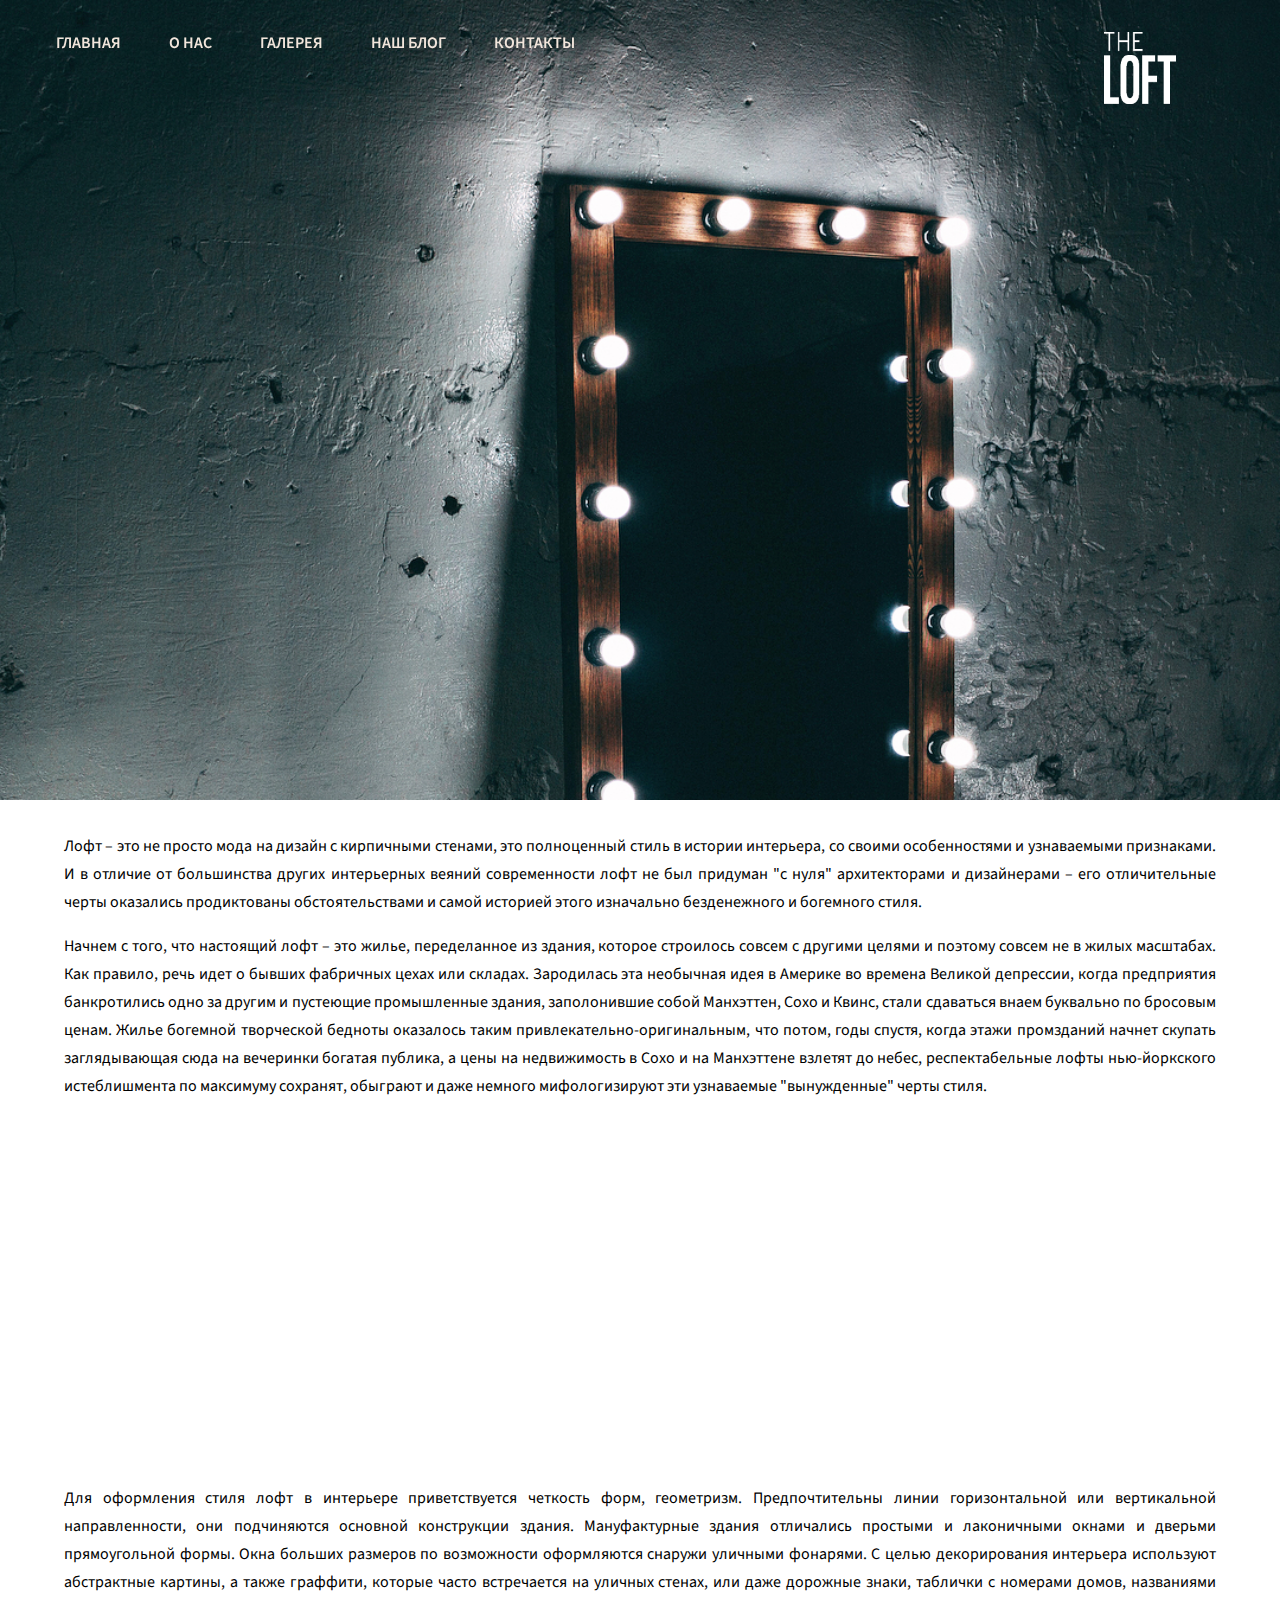
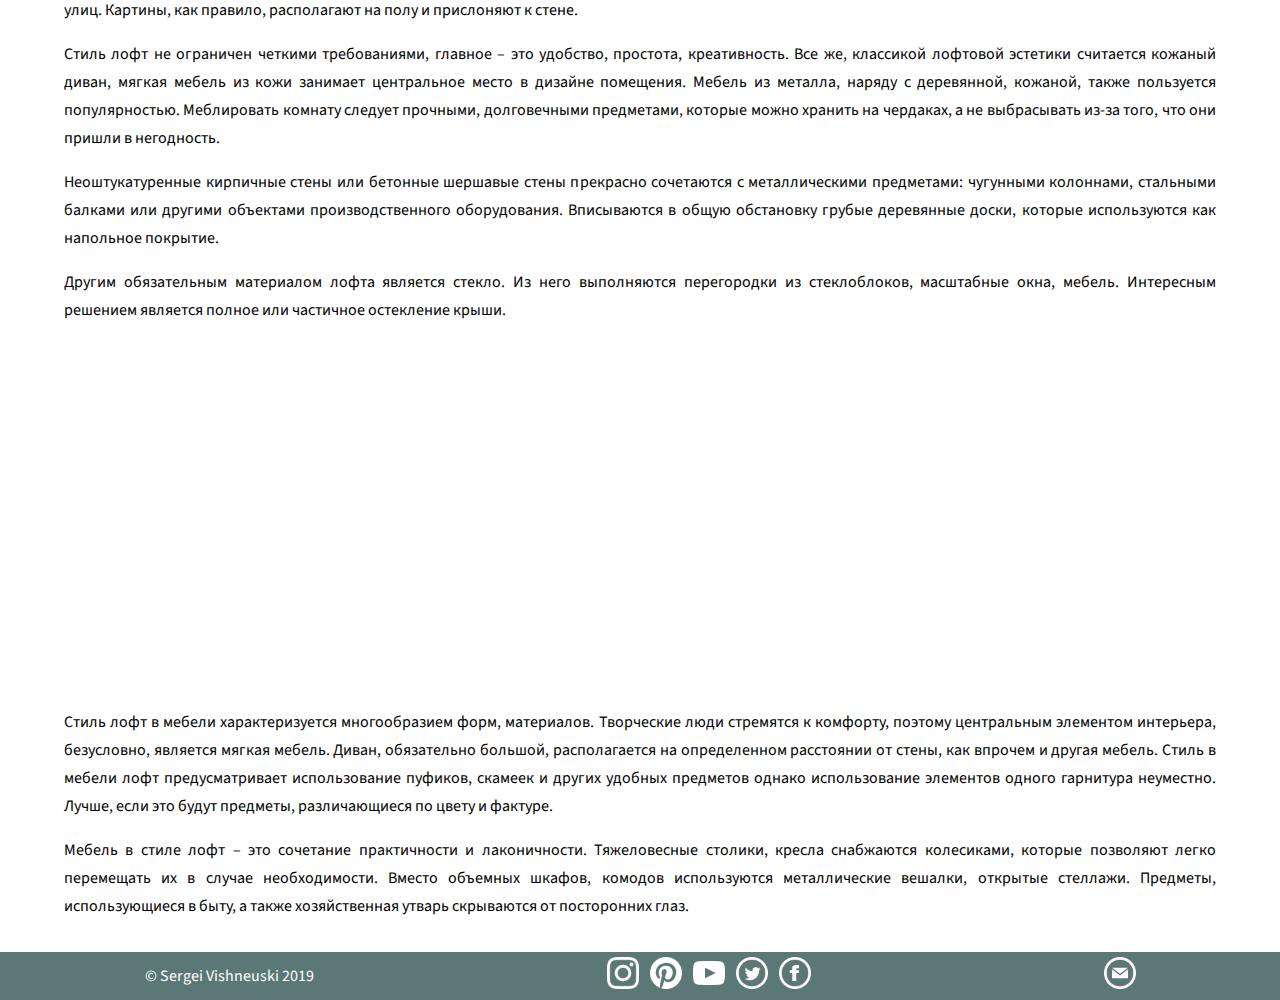
<file: index.html>
<!DOCTYPE html>
<html lang="ru">
<head>
  <meta charset="UTF-8">
  <title>the Loft</title>
  <meta name="viewport" content="width=device-width, initial-scale=1.0">
  <link rel="stylesheet" href="./styles/style.css">
  <link rel="shortcut icon" href="./favicon.png" type="image/png">
  <link rel="manifest" href="manifest.json">
  <meta property="og:locale" content="ru_RU">
  <meta property="og:locale:alternate" content="en_US">
  <meta property="og:type"
        content="website">
  <meta property="og:title"
        content="theLoft.by - Web site">
  <meta property="og:description"
        content="Сайт о стиле лофт и мебели в этом стиле">
  <meta property="og:url"
        content="https://www.vishneuski.github.io">
  <meta property="og:image"
        content="vishneuski.github.io/images/openGraph/openGraph.jpg">
</head>
<body>
<header class="loft-header">
  <a href="./index.html">
    <picture>
      <img class="logo loft-logo" src="./images/header-logo/loft-logo-white.png" alt="loft logo">
    </picture>
  </a>
  <nav class="navigation">
    <ul class="navigation-links-group">
      <li class="navigation-links-group-item">
        <a class="navigation-link loft-navigation-link" href="./index.html">Главная</a>
      </li>
      <li class="navigation-links-group-item">
        <a class="navigation-link loft-navigation-link" href="./pages/aboutUs.html">О нас</a>
      </li>
      <li class="navigation-links-group-item">
        <a class="navigation-link loft-navigation-link" href="./pages/gallery.html">Галерея</a>
      </li>
      <li class="navigation-links-group-item">
        <a class="navigation-link loft-navigation-link" href="./pages/blog.html">Наш блог</a>
      </li>
      <li class="navigation-links-group-item">
        <a class="navigation-link loft-navigation-link" href="./pages/contacts.html">Контакты</a>
      </li>
    </ul>
  </nav>
  <div class="burger-icon" id="burger" role="navigation">
    <span class="burger-icon-item"></span>
    <span class="burger-icon-item"></span>
    <span class="burger-icon-item"></span>
  </div>
</header>
<div class="loft-main-image">
</div>
<div class="main-wrapper">
  <div class="wrapper">
    <div class="main" role="main">
      <div class="loft-main-layout">

        <div class="loft-main-content-layout">
          <div class="loft-main-content">
            <p>
              Лофт – это не просто мода на дизайн с кирпичными стенами, это полноценный стиль в истории интерьера, со
              своими особенностями и узнаваемыми признаками. И в отличие от большинства других интерьерных веяний
              современности лофт не был придуман "с нуля" архитекторами и дизайнерами – его отличительные черты
              оказались продиктованы обстоятельствами и самой историей этого изначально безденежного и богемного
              стиля.
            </p>
            <p>
              Начнем с того, что настоящий лофт – это жилье, переделанное из здания, которое строилось совсем с
              другими целями и поэтому совсем не в жилых масштабах. Как правило, речь идет о бывших фабричных цехах
              или
              складах. Зародилась эта необычная идея в Америке во времена Великой депрессии, когда предприятия
              банкротились
              одно за другим и пустеющие промышленные здания, заполонившие собой Манхэттен, Сохо и Квинс, стали
              сдаваться
              внаем буквально по бросовым ценам. Жилье богемной творческой бедноты оказалось таким
              привлекательно-оригинальным,
              что потом, годы спустя, когда этажи промзданий начнет скупать заглядывающая сюда на вечеринки богатая
              публика, а цены на недвижимость
              в Сохо и на Манхэттене взлетят до небес, респектабельные лофты нью-йоркского истеблишмента по максимуму
              сохранят, обыграют и даже немного мифологизируют эти узнаваемые "вынужденные" черты стиля.
            </p>
          </div>
          <div class="parallax-container">
            <div class="parallax-image parallax-image1">
            </div>
          </div>
          <div class="loft-main-content">
            <p>
              Для оформления стиля лофт в интерьере приветствуется четкость форм, геометризм. Предпочтительны линии
              горизонтальной
              или вертикальной направленности, они подчиняются основной конструкции здания. Мануфактурные здания
              отличались простыми
              и лаконичными окнами и дверьми прямоугольной формы. Окна больших размеров по возможности оформляются
              снаружи уличными
              фонарями. С целью декорирования интерьера используют абстрактные картины, а также граффити, которые
              часто
              встречается
              на уличных стенах, или даже дорожные знаки, таблички с номерами домов, названиями улиц. Картины, как
              правило,
              располагают на полу и прислоняют к стене.
            <p>
              Стиль лофт не ограничен четкими требованиями, главное – это удобство, простота, креативность. Все же,
              классикой
              лофтовой эстетики считается кожаный диван, мягкая мебель из кожи занимает центральное место в дизайне
              помещения. Мебель из металла, наряду с деревянной, кожаной, также пользуется популярностью. Меблировать
              комнату
              следует прочными, долговечными предметами, которые можно хранить на чердаках, а не выбрасывать из-за
              того,
              что они
              пришли в негодность.
            </p>
            <p>
              Неоштукатуренные кирпичные стены или бетонные шершавые стены прекрасно сочетаются с металлическими
              предметами:
              чугунными колоннами, стальными балками или другими объектами производственного оборудования. Вписываются
              в
              общую
              обстановку грубые деревянные доски, которые используются как напольное покрытие.
            </p>
            <p>Другим обязательным материалом лофта является стекло. Из него выполняются перегородки из стеклоблоков,
              масштабные
              окна, мебель. Интересным решением является полное или частичное остекление крыши.
            </p>
          </div>
          <div class="parallax-container">
            <div class="parallax-image parallax-image2">
            </div>
          </div>
          <div class="loft-main-content">
            <p>
              Стиль лофт в мебели характеризуется многообразием форм, материалов. Творческие люди стремятся к
              комфорту,
              поэтому
              центральным элементом интерьера, безусловно, является мягкая мебель. Диван, обязательно большой,
              располагается на
              определенном расстоянии от стены, как впрочем и другая мебель. Стиль в мебели лофт предусматривает
              использование
              пуфиков, скамеек и других удобных предметов однако использование элементов одного гарнитура неуместно.
              Лучше, если это
              будут предметы, различающиеся по цвету и фактуре.
            </p>
            <p>
              Мебель в стиле лофт – это сочетание практичности и лаконичности. Тяжеловесные столики, кресла снабжаются
              колесиками, которые позволяют легко перемещать их в случае необходимости. Вместо объемных шкафов,
              комодов
              используются металлические вешалки, открытые стеллажи. Предметы, использующиеся в быту, а также
              хозяйственная утварь скрываются от посторонних глаз.
            </p>
          </div>
        </div>
      </div>
    </div>
  </div>
</div>
<footer class="loft-footer-layout">
  <span class="copyright">&#169; Sergei Vishneuski 2019</span>
  <div class="social-media">
    <a class="social-media-item" href="#">
      <picture>
        <img class="social-media-item-img"
             src="./images/social-icons/social-icons-colored/instagram.png" alt="instagram">
      </picture>
    </a>
    <a class="social-media-item" href="#">
      <picture>
        <img class="social-media-item-img"
             src="./images/social-icons/social-icons-colored/pinterest.png" alt="pinterest">
      </picture>
    </a>
    <a class="social-media-item" href="#">
      <picture>
        <img class="social-media-item-img"
             src="./images/social-icons/social-icons-colored/youtube.png" alt="youtube">
      </picture>
    </a>
    <a class="social-media-item" href="#">
      <picture>
        <img class="social-media-item-img"
             src="./images/social-icons/social-icons-colored/twitter.png" alt=twitter">
      </picture>
    </a>
    <a class="social-media-item" href="#">
      <picture>
        <img class="social-media-item-img"
             src="./images/social-icons/social-icons-colored/facebook.png" alt="facebook">
      </picture>
    </a>
  </div>
  <div id="letter-icon">
    <picture>
      <img class="letter-icon-img" src="./images/icons/letter.png" alt="letter icon">
    </picture>
  </div>
  <div id="send-message" class="message">
    <section class="contacts-message">
      <form action="" class="contacts-message__form">
        <div class="contacts-message-form-input">
          <div class="contacts-message-form-input-field">
            <label for="name">Имя</label>
            <input type="text"
                   id="name"
                   placeholder="Ваше имя">
          </div>
          <div class="contacts-message-form-input-field">
            <label for="phone">Телефон / email</label>
            <input type="text"
                   id="phone"
                   placeholder="Ваш телефон / e-mail">
          </div>
          <div class="contacts-message-form-message-area">
            <label for="message">Сообщение</label>
            <textarea name=""
                      class="contacts-message-form-message-area-field"
                      id="message"
                      cols="10"
                      rows="5">
              </textarea>
          </div>
        </div>
        <div class="contacts-button-layout">
          <input type="submit" hidden>
          <a href="#"
             class="button contacts-button"
             tabindex="0"
             role="button"
          >Отправить
          </a>
        </div>
      </form>
    </section>
  </div>
</footer>
<script src="scripts/lib/jquery-3.2.1.js  "></script>
<script src="./scripts/loft-letter-send.js"></script>
<script src="./scripts/burger.js"></script>
</body>
</html>
</file>
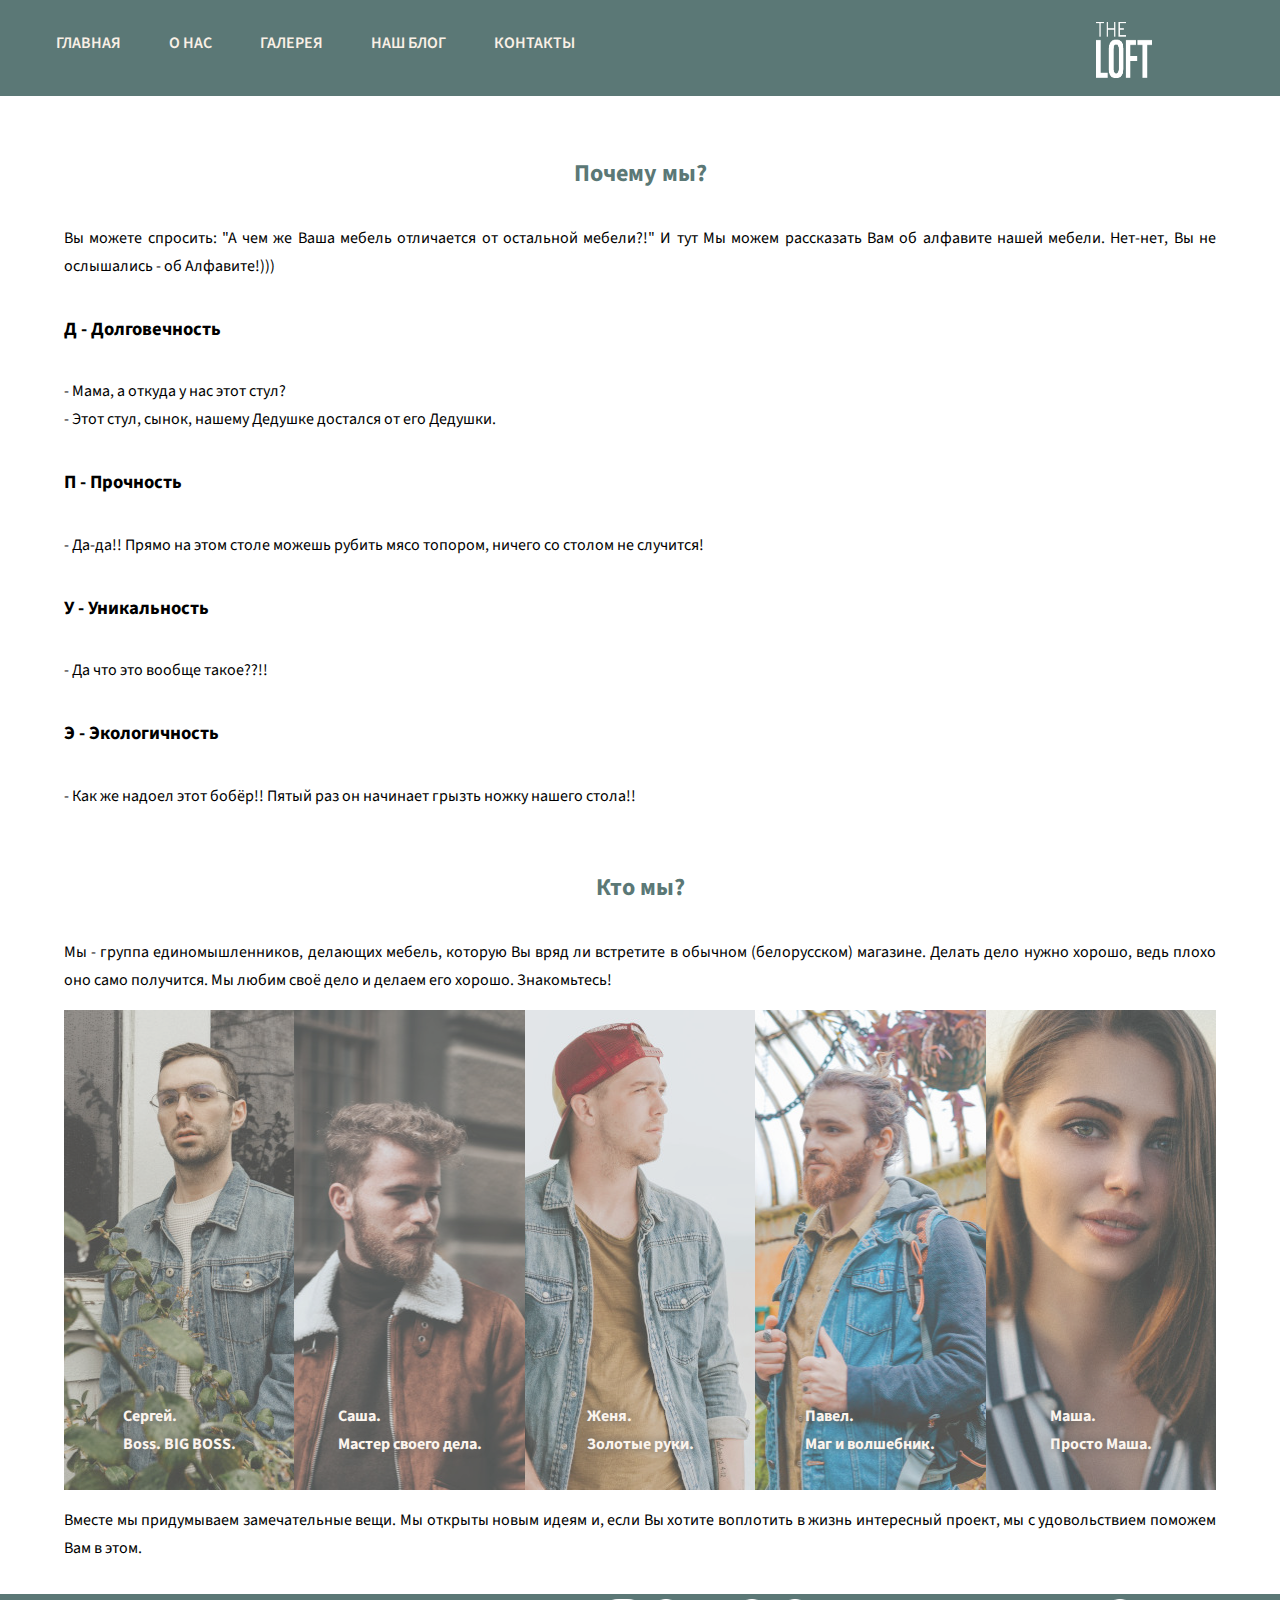
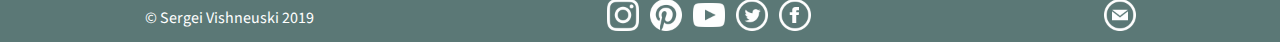
<file: pages/aboutUs.html>
<!DOCTYPE html>
<html lang="ru">
<head>
  <meta charset="UTF-8">
  <meta name="viewport" content="width=device-width, initial-scale=1.0">
  <title>О нас</title>
  <link rel="stylesheet" href="./../styles/pages/aboutUs.css">
  <link rel="shortcut icon" href="./../favicon.png" type="image/png">
  <link rel="manifest" href="./../manifest.json">
  <meta property="og:locale" content="ru_RU">
  <meta property="og:locale:alternate" content="en_US">
  <meta property="og:type"
        content="website">
  <meta property="og:title"
        content="theLoft.by - Web site">
  <meta property="og:description"
        content="Сайт о стиле лофт и мебели в этом стиле">
  <meta property="og:url"
        content="https://www.vishneuski.github.io">
  <meta property="og:image"
        content="https://github.com/vishneuski/vishneuski.github.io/blob/master/images/openGraph/openGraph.jpg">
</head>
<body>
<header>
  <div class="navigation-layout aboutUs-navigation-layout">
    <nav class="navigation">
      <ul class="navigation-links-group">
        <li class="navigation-links-group-item">
          <a class="navigation-link" href="./../index.html">Главная</a>
        </li>
        <li class="navigation-links-group-item">
          <a class="navigation-link" href="./aboutUs.html">О нас</a>
        </li>
        <li class="navigation-links-group-item">
          <a class="navigation-link" href="./gallery.html">Галерея</a>
        </li>
        <li class="navigation-links-group-item">
          <a class="navigation-link" href="./blog.html">Наш блог</a>
        </li>
        <li class="navigation-links-group-item">
          <a class="navigation-link" href="./contacts.html">Контакты</a>
        </li>
      </ul>
    </nav>
    <section>
      <a href="./aboutUs.html">
        <picture>
          <img class="logo aboutUs-logo" src="./../images/header-logo/loft-logo-white.png" alt="loft logo">
        </picture>
      </a>
    </section>
    <div class="burger-icon aboutUs-burger-icon" id="burger" role="navigation">
      <span class="burger-icon-item"></span>
      <span class="burger-icon-item"></span>
      <span class="burger-icon-item"></span>
    </div>
  </div>
</header>
<div class="main" role="main">
  <div class="aboutUs-layout">
    <section class="aboutUs">
      <h2 class="aboutUs-headline">Почему мы?</h2>
      <p>Вы можете спросить: "А чем же Ваша мебель отличается от
        остальной
        мебели?!" И тут Мы можем рассказать Вам об алфавите нашей мебели. Нет-нет, Вы не ослышались - об
        Алфавите!)))</p>
      <h3>Д - Долговечность</h3>
      <p>- Мама, а откуда у нас этот стул?<br>- Этот стул, сынок, нашему Дедушке достался от его Дедушки.</p>
      <h3>П - Прочность</h3>
      <p>- Да-да!! Прямо на этом столе можешь рубить мясо топором, ничего со столом не случится!</p>
      <h3>У - Уникальность</h3>
      <p>- Да что это вообще такое??!!</p>
      <h3>Э - Экологичность</h3>
      <p>- Как же надоел этот бобёр!! Пятый раз он начинает грызть ножку нашего стола!!</p>
      <h2 class="aboutUs-headline">Кто мы?</h2>
      <p>Мы - группа единомышленников, делающих мебель, которую Вы вряд ли встретите в обычном (белорусском)
        магазине. Делать дело нужно хорошо, ведь плохо оно само получится. Мы любим своё дело и делаем его хорошо.
        Знакомьтесь!</p>
      <section class="aboutUs-slider">
        <div class="aboutUs-slider-item aboutUs-slider-item1">
          <div class="aboutUs-slider-item-description">
            <div class="aboutUs-slider-item-description-name">
              Сергей.<br>Boss. BIG BOSS.
            </div>
            <div class="aboutUs-slider-item-description-social-media">
              <div class="social-media aboutUs-social-media">
                <a class="social-media-item" href="#">
                  <picture>
                    <img class="social-media-item-img"
                         src="./../images/social-icons/social-icons-colored/instagram.png" alt="instagram">
                  </picture>
                </a>
                <a class="social-media-item " href="#">
                  <picture>
                    <img class="social-media-item-img"
                         src="./../images/social-icons/social-icons-colored/twitter.png" alt=twitter">
                  </picture>
                </a>
                <a class="social-media-item" href="#">
                  <picture>
                    <img class="social-media-item-img"
                         src="./../images/social-icons/social-icons-colored/facebook.png" alt="facebook">
                  </picture>
                </a>
              </div>
            </div>
          </div>
        </div>
        <div class="aboutUs-slider-item aboutUs-slider-item2">
          <div class="aboutUs-slider-item-description">
            <div class="aboutUs-slider-item-description-name">Саша.<br>Мастер своего дела.
            </div>
            <div class="aboutUs-slider-item-description-social-media">
              <div class="social-media aboutUs-social-media">
                <a class="social-media-item" href="#">
                  <picture>
                    <img class="social-media-item-img"
                         src="./../images/social-icons/social-icons-colored/instagram.png" alt="instagram">
                  </picture>
                </a>
                <a class="social-media-item " href="#">
                  <picture>
                    <img class="social-media-item-img"
                         src="./../images/social-icons/social-icons-colored/twitter.png" alt=twitter">
                  </picture>
                </a>
                <a class="social-media-item" href="#">
                  <picture>
                    <img class="social-media-item-img"
                         src="./../images/social-icons/social-icons-colored/facebook.png" alt="facebook">
                  </picture>
                </a>
              </div>
            </div>
          </div>
        </div>
        <div class="aboutUs-slider-item aboutUs-slider-item3">
          <div class="aboutUs-slider-item-description">
            <div class="aboutUs-slider-item-description-name">Женя.<br>Золотые руки.
            </div>
            <div class="aboutUs-slider-item-description-social-media">
              <div class="social-media aboutUs-social-media">
                <a class="social-media-item" href="#">
                  <picture>
                    <img class="social-media-item-img"
                         src="./../images/social-icons/social-icons-colored/instagram.png" alt="instagram">
                  </picture>
                </a>
                <a class="social-media-item " href="#">
                  <picture>
                    <img class="social-media-item-img"
                         src="./../images/social-icons/social-icons-colored/twitter.png" alt=twitter">
                  </picture>
                </a>
                <a class="social-media-item" href="#">
                  <picture>
                    <img class="social-media-item-img"
                         src="./../images/social-icons/social-icons-colored/facebook.png" alt="facebook">
                  </picture>
                </a>
              </div>
            </div>
          </div>
        </div>
        <div class="aboutUs-slider-item aboutUs-slider-item4">
          <div class="aboutUs-slider-item-description">
            <div class="aboutUs-slider-item-description-name">Павел.<br>Маг и волшебник.
            </div>
            <div class="aboutUs-slider-item-description-social-media">
              <div class="social-media aboutUs-social-media">
                <a class="social-media-item" href="#">
                  <picture>
                    <img class="social-media-item-img"
                         src="./../images/social-icons/social-icons-colored/instagram.png" alt="instagram">
                  </picture>
                </a>
                <a class="social-media-item " href="#">
                  <picture>
                    <img class="social-media-item-img"
                         src="./../images/social-icons/social-icons-colored/twitter.png" alt=twitter">
                  </picture>
                </a>
                <a class="social-media-item" href="#">
                  <picture>
                    <img class="social-media-item-img"
                         src="./../images/social-icons/social-icons-colored/facebook.png" alt="facebook">
                  </picture>
                </a>
              </div>
            </div>
          </div>
        </div>
        <div class="aboutUs-slider-item aboutUs-slider-item5">
          <div class="aboutUs-slider-item-description">
            <div class="aboutUs-slider-item-description-name">Маша.<br>Просто Маша.
            </div>
            <div class="aboutUs-slider-item-description-social-media">
              <div class="social-media aboutUs-social-media">
                <a class="social-media-item" href="#">
                  <picture>
                    <img class="social-media-item-img"
                         src="./../images/social-icons/social-icons-colored/instagram.png" alt="instagram">
                  </picture>
                </a>
                <a class="social-media-item " href="#">
                  <picture>
                    <img class="social-media-item-img"
                         src="./../images/social-icons/social-icons-colored/twitter.png" alt=twitter">
                  </picture>
                </a>
                <a class="social-media-item" href="#">
                  <picture>
                    <img class="social-media-item-img"
                         src="./../images/social-icons/social-icons-colored/facebook.png" alt="facebook">
                  </picture>
                </a>
              </div>
            </div>
          </div>
        </div>
      </section>
      <div class="aboutUs-conclusion">
        <p>Вместе мы придумываем замечательные вещи. Мы открыты новым идеям и, если Вы хотите воплотить в жизнь
          интересный проект, мы с удовольствием поможем Вам в этом.
        </p>
      </div>
    </section>
  </div>
  <footer class="loft-footer-layout">
    <span class="copyright">&#169; Sergei Vishneuski 2019</span>
    <div class="social-media">
      <a class="social-media-item" href="#">
        <picture>
          <img class="social-media-item-img"
               src="./../images/social-icons/social-icons-colored/instagram.png" alt="instagram">
        </picture>
      </a>
      <a class="social-media-item" href="#">
        <picture>
          <img class="social-media-item-img"
               src="./../images/social-icons/social-icons-colored/pinterest.png" alt="pinterest">
        </picture>
      </a>
      <a class="social-media-item" href="#">
        <picture>
          <img class="social-media-item-img"
               src="./../images/social-icons/social-icons-colored/youtube.png" alt="youtube">
        </picture>
      </a>
      <a class="social-media-item" href="#">
        <picture>
          <img class="social-media-item-img"
               src="./../images/social-icons/social-icons-colored/twitter.png" alt=twitter">
        </picture>
      </a>
      <a class="social-media-item" href="#">
        <picture>
          <img class="social-media-item-img"
               src="./../images/social-icons/social-icons-colored/facebook.png" alt="facebook">
        </picture>
      </a>
    </div>
    <div id="letter-icon">
      <picture>
        <img class="letter-icon-img" src="./../images/icons/letter.png" alt="letter icon">
      </picture>
    </div>
    <div id="send-message" class="message">
      <section class="contacts-message">
        <form action="" class="contacts-message__form">
          <div class="contacts-message-form-input">
            <div class="contacts-message-form-input-field">
              <label for="name">Имя</label>
              <input type="text"
                     id="name"
                     placeholder="Ваше имя">
            </div>
            <div class="contacts-message-form-input-field">
              <label for="phone">Телефон / email</label>
              <input type="text"
                     id="phone"
                     placeholder="Ваш телефон / e-mail">
            </div>
            <div class="contacts-message-form-message-area">
              <label for="message">Сообщение</label>
              <textarea name=""
                        class="contacts-message-form-message-area-field"
                        id="message"
                        cols="10"
                        rows="5">
              </textarea>
            </div>
          </div>
          <div class="contacts-button-layout">
            <input type="submit" hidden>
            <a href="#"
               class="button contacts-button"
               tabindex="0"
               role="button"
            >Отправить
            </a>
          </div>
        </form>
      </section>
    </div>
  </footer>
</div>
<script src="./../scripts/lib/jquery-3.2.1.js"></script>
<script src="./../scripts/burger.js"></script>
<script src="./../scripts/loft-letter-send.js"></script>
</body>
</html>
</file>
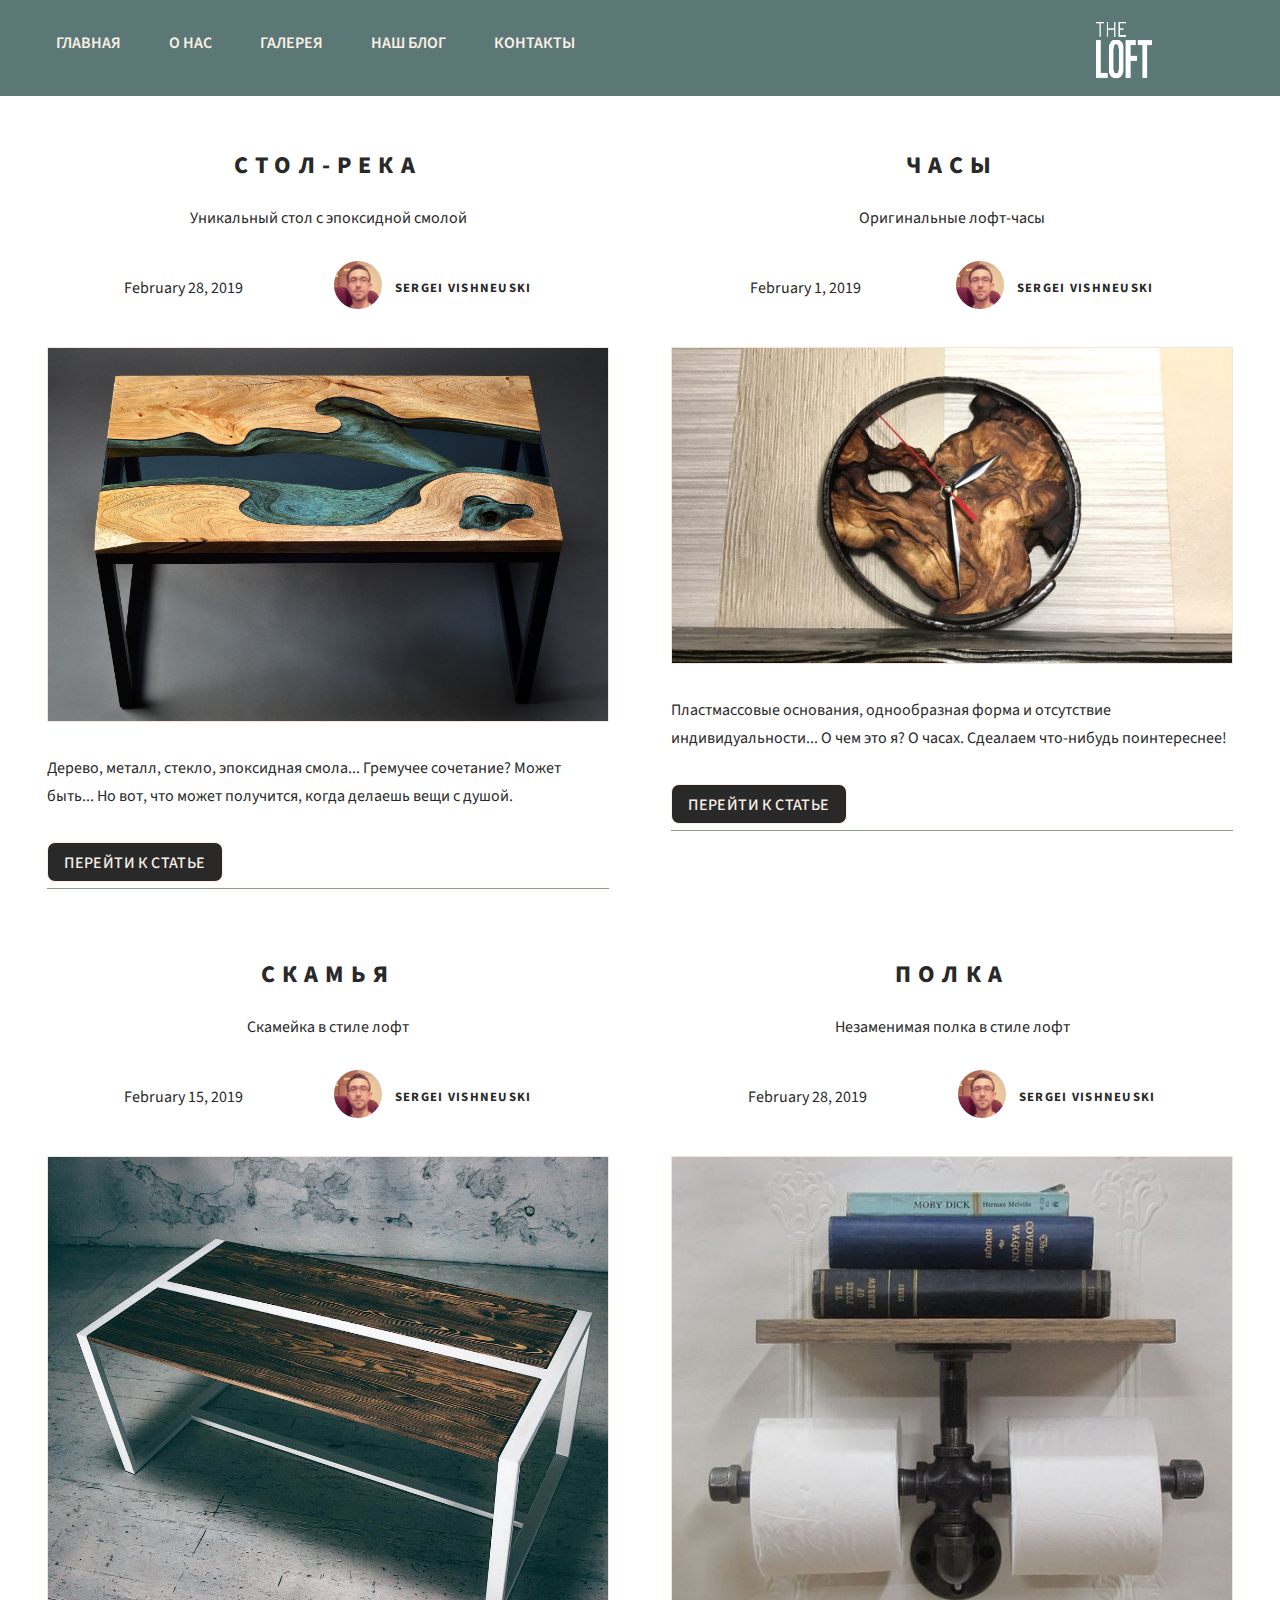
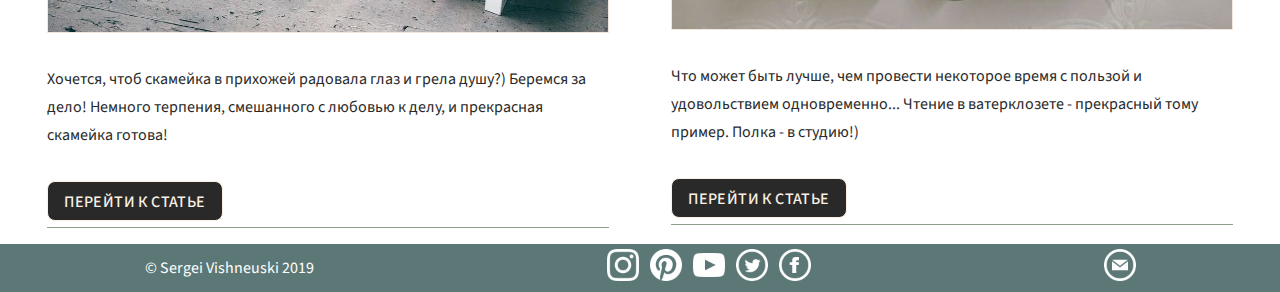
<file: pages/blog.html>
<!DOCTYPE html>
<html lang="=ru">
  <head>
    <meta charset="UTF-8">
    <meta name="viewport" content="width=device-width, initial-scale=1.0">
    <title>Блог</title>
    <link rel="stylesheet" href="./../styles/pages/blog.css">
    <link rel="shortcut icon" href="./../favicon.png" type="image/png">
    <link rel="manifest" href="./../manifest.json">
    <meta property="og:locale" content="ru_RU">
    <meta property="og:locale:alternate" content="en_US">
    <meta property="og:type"
          content="website">
    <meta property="og:title"
          content="theLoft.by - Web site">
    <meta property="og:description"
          content="Сайт о стиле лофт и мебели в этом стиле">
    <meta property="og:url"
          content="https://www.vishneuski.github.io">
    <meta property="og:image"
          content="https://github.com/vishneuski/vishneuski.github.io/blob/master/images/openGraph/openGraph.jpg">
  </head>
  <body>
    <header>
      <div class="navigation-layout">
        <nav class="navigation">
          <ul class="navigation-links-group">
            <li class="navigation-links-group-item">
              <a class="navigation-link" href="./../index.html">Главная</a>
            </li>
            <li class="navigation-links-group-item">
              <a class="navigation-link" href="./aboutUs.html">О нас</a>
            </li>
            <li class="navigation-links-group-item">
              <a class="navigation-link" href="./gallery.html">Галерея</a>
            </li>
            <li class="navigation-links-group-item">
              <a class="navigation-link" href="./blog.html">Наш блог</a>
            </li>
            <li class="navigation-links-group-item">
              <a class="navigation-link" href="./contacts.html">Контакты</a>
            </li>
          </ul>
        </nav>
        <div class="logo-wrapper">
          <a href="./blog.html">
            <picture>
              <img class="logo" src="./../images/header-logo/loft-logo-white.png" alt="loft logo">
            </picture>
          </a>
        </div>
        <div id="burger" class="burger-icon" role="navigation">
          <span class="burger-icon-item"></span>
          <span class="burger-icon-item"></span>
          <span class="burger-icon-item"></span>
        </div>
      </div>
    </header>
    <div class="wrapper">
      <div class="main" role="main">
        <div class="post-layout">
          <div class="post-layout-item">
            <article class="post">
              <header class="post-header">
                <div class="post-header-title">
                  <h2 class="post-header-title-headline">Стол-река
                  </h2>
                  <p>
                    Уникальный стол с эпоксидной смолой
                  </p>
                </div>
                <div class="meta">
                  <time class="published">
                    February 28, 2019
                  </time>
                  <a href="#" class="author">
                    <picture>
                      <img class="author-photo" src="./../images/blog-photo/author-photo.jpg" alt="Фото автора блога">
                    </picture>
                    <div class="author-name">
                      Sergei Vishneuski
                    </div>
                  </a>
                </div>
              </header>
              <div class="post-image">
                <picture>
                  <img class="post-image-item" src="./../images/blog-photo/table.jpg" alt="Стол">
                </picture>
              </div>
              <p class="post-description">
                Дерево, металл, стекло, эпоксидная смола... Гремучее сочетание? Может быть... Но вот, что может
                получится,
                когда делаешь вещи с душой.
              </p>
              <footer class="post-footer">
                <div class="continue-reading">
                  <a role="button"
                     href="#"
                     class="button blog-button"
                     tabindex="0"
                  >Перейти к статье
                  </a>
                </div>
              </footer>
            </article>
          </div>
          <div class="post-layout-item">
            <article class="post">
              <header class="post-header">
                <div class="post-header-title">
                  <h2 class="post-header-title-headline">Часы
                  </h2>
                  <p>
                    Оригинальные лофт-часы
                  </p>
                </div>
                <div class="meta">
                  <time class="published">
                    February 1, 2019
                  </time>
                  <a href="#" class="author">
                    <picture>
                      <img class="author-photo" src="./../images/blog-photo/author-photo.jpg" alt="Фото автора блога">
                    </picture>
                    <div class="author-name">
                      Sergei Vishneuski
                    </div>
                  </a>
                </div>
              </header>
              <div class="post-image">
                <picture>
                  <img class="post-image-item" src="./../images/blog-photo/clock.jpg" alt="Часы">
                </picture>
              </div>
              <p class="post-description">
                Пластмассовые основания, однообразная форма и отсутствие индивидуальности... О чем это я? О часах.
                Сдеалаем
                что-нибудь поинтереснее!
              </p>
              <footer class="post-footer">
                <div class="continue-reading">
                  <a role="button"
                     href="#"
                     class="button blog-button"
                     tabindex="0"
                  >Перейти к статье
                  </a>
                </div>
              </footer>
            </article>
          </div>
          <div class="post-layout-item">
            <article class="post">
              <header class="post-header">
                <div class="post-header-title">
                  <h2 class="post-header-title-headline">Скамья
                  </h2>
                  <p>
                    Скамейка в стиле лофт
                  </p>
                </div>
                <div class="meta">
                  <time class="published">
                    February 15, 2019
                  </time>
                  <a href="" class="author">
                    <picture>
                      <img class="author-photo" src="./../images/blog-photo/author-photo.jpg" alt="фото автора блога">
                    </picture>
                    <div class="author-name">
                      Sergei Vishneuski
                    </div>
                  </a>
                </div>
              </header>
              <div class="post-image">
                <picture>
                  <img class="post-image-item" src="./../images/blog-photo/bench.jpg" alt="Скамейка">
                </picture>
              </div>
              <p class="post-description">
                Хочется, чтоб скамейка в прихожей радовала глаз и грела душу?) Беремся за дело! Немного терпения,
                смешанного
                с любовью к делу, и прекрасная скамейка готова!
              </p>
              <footer class="post-footer">
                <div class="continue-reading">
                  <a role="button"
                     href="#"
                     class="button blog-button"
                     tabindex="0"
                  >Перейти к статье
                  </a>
                </div>
              </footer>
            </article>
          </div>
          <div class="post-layout-item">
            <article class="post">
              <header class="post-header">
                <div class="post-header-title">
                  <h2 class="post-header-title-headline">Полка
                  </h2>
                  <p>
                    Незаменимая полка в стиле лофт
                  </p>
                </div>
                <div class="meta">
                  <time class="published">
                    February 28, 2019
                  </time>
                  <a href="" class="author">
                    <picture>
                      <img class="author-photo" src="./../images/blog-photo/author-photo.jpg" alt="фото автора блога">
                    </picture>
                    <div class="author-name">
                      Sergei Vishneuski
                    </div>
                  </a>
                </div>
              </header>
              <div class="post-image">
                <picture>
                  <img class="post-image-item" src="./../images/blog-photo/shelf.jpg" alt="Полка">
                </picture>
              </div>
              <p class="post-description">
                Что может быть лучше, чем провести некоторое время с пользой и удовольствием одновременно... Чтение в
                ватерклозете - прекрасный тому пример. Полка - в студию!)
              </p>
              <footer class="post-footer">
                <div class="continue-reading">
                  <a role="button"
                     href="#"
                     class="button blog-button"
                     tabindex="0"
                  >Перейти к статье
                  </a>
                </div>
              </footer>
            </article>
          </div>
        </div>
      </div>
      <footer class="loft-footer-layout">
        <span class="copyright">&#169; Sergei Vishneuski 2019</span>
        <div class="social-media">
          <a class="social-media-item" href="#">
            <picture>
              <img class="social-media-item-img"
                   src="./../images/social-icons/social-icons-colored/instagram.png" alt="instagram">
            </picture>
          </a>
          <a class="social-media-item" href="#">
            <picture>
              <img class="social-media-item-img"
                   src="./../images/social-icons/social-icons-colored/pinterest.png" alt="pinterest">
            </picture>
          </a>
          <a class="social-media-item" href="#">
            <picture>
              <img class="social-media-item-img"
                   src="./../images/social-icons/social-icons-colored/youtube.png" alt="youtube">
            </picture>
          </a>
          <a class="social-media-item" href="#">
            <picture>
              <img class="social-media-item-img"
                   src="./../images/social-icons/social-icons-colored/twitter.png" alt=twitter">
            </picture>
          </a>
          <a class="social-media-item" href="#">
            <picture>
              <img class="social-media-item-img"
                   src="./../images/social-icons/social-icons-colored/facebook.png" alt="facebook">
            </picture>
          </a>
        </div>
        <div id="letter-icon">
          <picture>
            <img class="letter-icon-img" src="./../images/icons/letter.png" alt="letter icon">
          </picture>
        </div>
        <div id="send-message" class="message">
          <section class="contacts-message">
            <form action="" class="contacts-message__form">
              <div class="contacts-message-form-input">
                <div class="contacts-message-form-input-field">
                  <label for="name">Имя</label>
                  <input type="text"
                         id="name"
                         placeholder="Ваше имя">
                </div>
                <div class="contacts-message-form-input-field">
                  <label for="phone">Телефон / email</label>
                  <input type="text"
                         id="phone"
                         placeholder="Ваш телефон / e-mail">
                </div>
                <div class="contacts-message-form-message-area">
                  <label for="message">Сообщение</label>
                  <textarea name=""
                            class="contacts-message-form-message-area-field"
                            id="message"
                            cols="10"
                            rows="5">
              </textarea>
                </div>
              </div>
              <div class="contacts-button-layout">
                <input type="submit" hidden>
                <a href="#"
                   class="button contacts-button"
                   tabindex="0"
                   role="button"
                >Отправить
                </a>
              </div>
            </form>
          </section>
        </div>
      </footer>
    </div>
    <script src="./../scripts/lib/jquery-3.2.1.js  "></script>
    <script src="./../scripts/loft-letter-send.js"></script>
    <script src="./../scripts/burger.js"></script>
  </body>
</html>
</file>
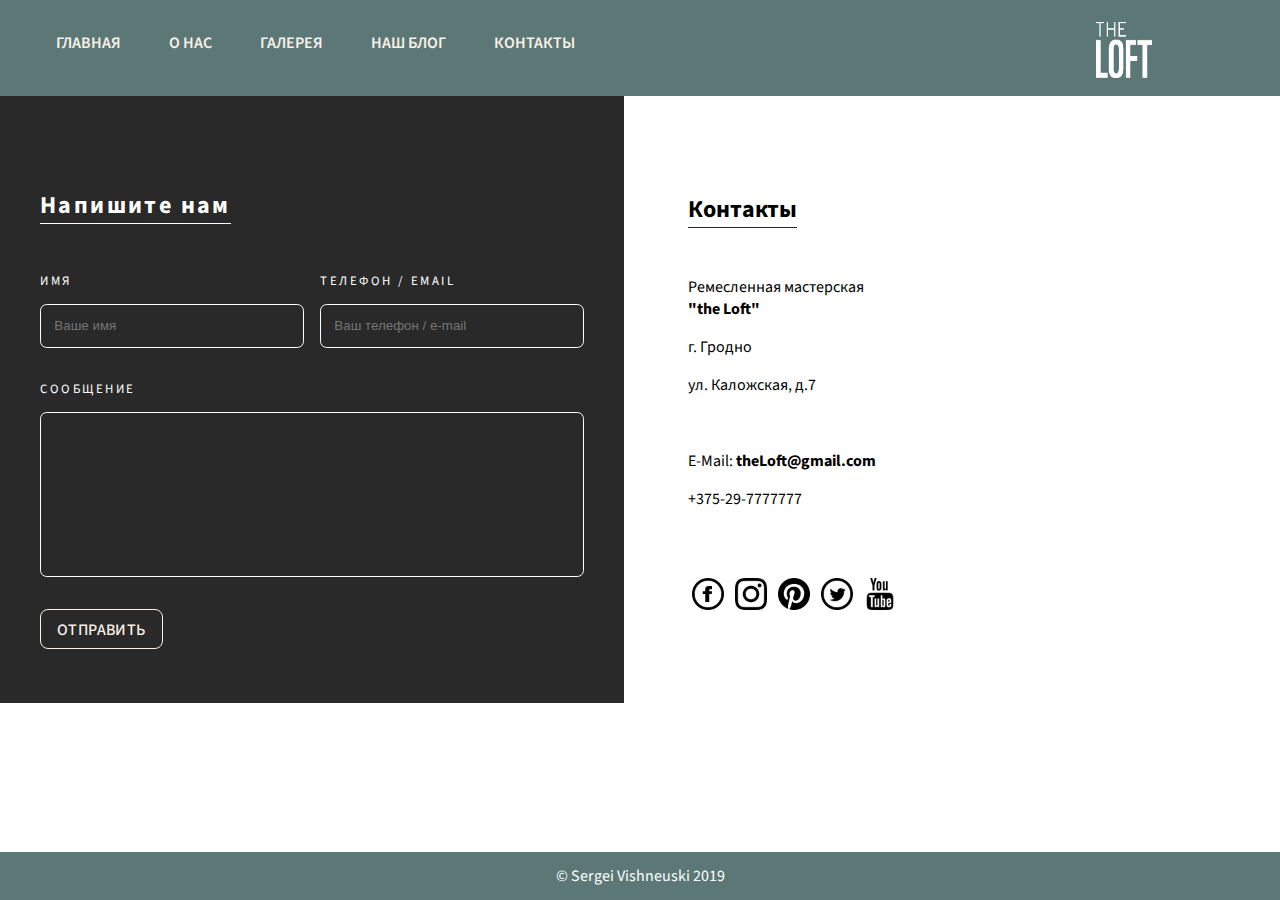
<file: pages/contacts.html>
<!DOCTYPE html>
<html lang="ru">
  <head>
    <meta charset="UTF-8">
    <meta name="viewport" content="width=device-width, initial-scale=1.0">
    <title>Контакты</title>
    <link rel="stylesheet" href="./../styles/pages/contacts.css">
    <link rel="shortcut icon" href="./../favicon.png" type="image/png">
    <link rel="manifest" href="./../manifest.json">
    <meta property="og:locale" content="ru_RU">
    <meta property="og:locale:alternate" content="en_US">
    <meta property="og:type"
          content="website">
    <meta property="og:title"
          content="theLoft.by - Web site">
    <meta property="og:description"
          content="Сайт о стиле лофт и мебели в этом стиле">
    <meta property="og:url"
          content="https://www.vishneuski.github.io">
    <meta property="og:image"
          content="https://github.com/vishneuski/vishneuski.github.io/blob/master/images/openGraph/openGraph.jpg">
  </head>
  <body>
    <header>
      <div class="navigation-layout">
        <nav class="navigation">
          <ul class="navigation-links-group">
            <li class="navigation-links-group-item">
              <a class="navigation-link" href="./../index.html">Главная</a>
            </li>
            <li class="navigation-links-group-item">
              <a class="navigation-link" href="./aboutUs.html">О нас</a>
            </li>
            <li class="navigation-links-group-item">
              <a class="navigation-link" href="./gallery.html">Галерея</a>
            </li>
            <li class="navigation-links-group-item">
              <a class="navigation-link" href="./blog.html">Наш блог</a>
            </li>
            <li class="navigation-links-group-item">
              <a class="navigation-link" href="./../pages/contacts.html">Контакты</a>
            </li>
          </ul>
        </nav>
        <section>
          <a href="./contacts.html">
            <picture>
              <img class="logo" src="./../images/header-logo/loft-logo-white.png" alt="loft logo">
            </picture>
          </a>
        </section>
        <div id="burger" class="burger-icon" role="navigation">
          <span class="burger-icon-item"></span>
          <span class="burger-icon-item"></span>
          <span class="burger-icon-item"></span>
        </div>
      </div>
    </header>
    <div class="wrapper">
      <div class="main" role="main">
        <div class="contacts-layout">
          <section class="contacts-form">
            <div class="contacts-form-layout">
              <section class="contacts-message">
                <h2 class="contacts-message-headline">Напишите нам</h2>
                <form action="" class="contacts-message__form">
                  <div class="contacts-message-form-input">
                    <div class="contacts-message-form-input-field">
                      <label for="name">Имя</label>
                      <input type="text"
                             id="name"
                             placeholder="Ваше имя">
                    </div>
                    <div class="contacts-message-form-input-field">
                      <label for="phone">Телефон / email</label>
                      <input type="text"
                             id="phone"
                             placeholder="Ваш телефон / e-mail">
                    </div>
                    <div class="contacts-message-form-message-area">
                      <label for="message">Сообщение</label>
                      <textarea name=""
                                class="contacts-message-form-message-area-field"
                                id="message"
                                cols="45"
                                rows="10">
              </textarea>
                    </div>
                  </div>
                  <div class="contacts-button-layout">
                    <input type="submit" hidden>
                    <a href="#"
                       class="button contacts-button"
                       tabindex="0"
                       role="button"
                    >Отправить
                    </a>
                  </div>
                </form>
              </section>
              <section class="contacts-address">
                <h2 class="contacts-address-headline">Контакты</h2>
                <div class="contacts-address-layout">
                  <p class="contacts-address-item">Ремесленная мастерская <br><strong>"the Loft"</strong></p>
                  <p class="contacts-address-item">г. Гродно</p>
                  <p class="contacts-address-item">ул. Каложская, д.7</p>
                  <p class="contacts-address-item">&nbsp;</p>
                  <p class="contacts-address-item">E-Mail: <strong>theLoft@gmail.com</strong></p>
                  <p class="contacts-address-item">+375-29-7777777</p>
                </div>
                <div class="contacts-address-social-media social-media">
                  <a class="contacts-address-social-media-item social-media-item" href="#">
                    <picture>
                      <img class="contacts-address-social-media-item-img social-media-item-img"
                           src="./../images/social-icons/facebook-icon.png" alt="facebook">
                    </picture>
                  </a>
                  <a class="contacts-address-social-media-item social-media-item" href="#">
                    <picture>
                      <img class="contacts-address-social-media-item-img social-media-item-img"
                           src="./../images/social-icons/instagram-icon.png" alt="instagram">
                    </picture>
                  </a>
                  <a class="contacts-address-social-media-item social-media-item" href="#">
                    <picture>
                      <img class="contacts-address-social-media-item-img social-media-item-img"
                           src="./../images/social-icons/pinterest-icon.png" alt="pinterest">
                    </picture>
                  </a>
                  <a class="contacts-address-social-media-item social-media-item" href="#">
                    <picture>
                      <img class="contacts-address-social-media-item-img social-media-item-img"
                           src="./../images/social-icons/twitter-icon.png" alt=twitter">
                    </picture>
                  </a>
                  <a class="contacts-address-social-media-item social-media-item" href="#">
                    <picture>
                      <img class="contacts-address-social-media-item-img social-media-item-img"
                           src="./../images/social-icons/youtube-icon.png" alt="youtube">
                    </picture>
                  </a>
                </div>
              </section>
            </div>
          </section>
        </div>
      </div>
      <footer class="loft-footer-layout">
        <span class="copyright">&#169; Sergei Vishneuski 2019</span>
      </footer>
    </div>
    <script src="./../scripts/lib/jquery-3.2.1.js"></script>
    <script src="./../scripts/burger.js"></script>
  </body>
</html>
</file>
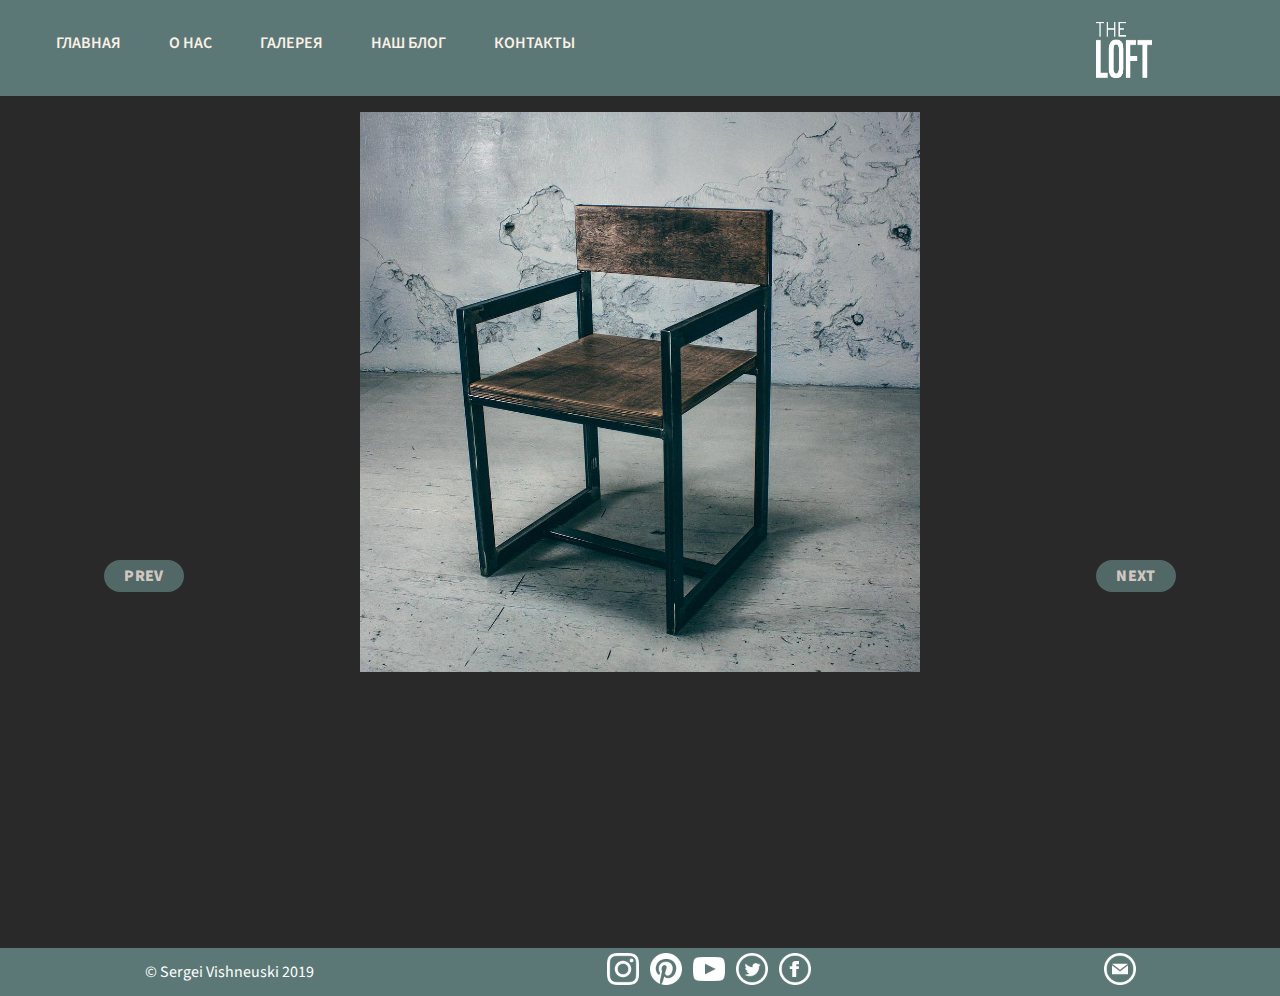
<file: pages/gallery.html>
<!DOCTYPE html>
<html lang="ru">
  <head>
    <meta charset="UTF-8">
    <meta name="viewport" content="width=device-width, initial-scale=1.0">
    <title>Галерея</title>
    <link rel="stylesheet" href="./../styles/pages/gallery.css">
    <link rel="shortcut icon" href="./../favicon.png" type="image/png">
    <link rel="manifest" href="./../manifest.json">
    <meta property="og:locale" content="ru_RU">
    <meta property="og:locale:alternate" content="en_US">
    <meta property="og:type"
          content="website">
    <meta property="og:title"
          content="theLoft.by - Web site">
    <meta property="og:description"
          content="Сайт о стиле лофт и мебели в этом стиле">
    <meta property="og:url"
          content="https://www.vishneuski.github.io">
    <meta property="og:image"
          content="https://github.com/vishneuski/vishneuski.github.io/blob/master/images/openGraph/openGraph.jpg">
  </head>
  <body>
    <header>
      <div class="navigation-layout gallery-navigation-layout">
        <nav class="navigation gallery-navigation">
          <ul class="navigation-links-group">
            <li class="navigation-links-group-item">
              <a class="navigation-link" href="./../index.html">Главная</a>
            </li>
            <li class="navigation-links-group-item">
              <a class="navigation-link" href="./aboutUs.html">О нас</a>
            </li>
            <li class="navigation-links-group-item">
              <a class="navigation-link" href="#">Галерея</a>
            </li>
            <li class="navigation-links-group-item">
              <a class="navigation-link" href="./blog.html">Наш блог</a>
            </li>
            <li class="navigation-links-group-item">
              <a class="navigation-link" href="./contacts.html">Контакты</a>
            </li>
          </ul>
        </nav>
        <section>
          <a href="./gallery.html">
            <picture>
              <img class="logo gallery-logo" src="./../images/header-logo/loft-logo-white.png" alt="loft logo">
            </picture>
          </a>
        </section>
        <div id="burger" class="burger-icon gallery-burger-icon" role="navigation">
          <span class="burger-icon-item gallery-burger-icon-item"></span>
          <span class="burger-icon-item gallery-burger-icon-item"></span>
          <span class="burger-icon-item gallery-burger-icon-item"></span>
        </div>
      </div>
    </header>
    <div class="wrapper">
      <div class="main" role="main">
        <div class="slider-wrapper">
          <div class="slider">
            <div class="loader">
              <span></span>
              <span></span>
              <span></span>
            </div>
            <ul class="slider-list">
              <li class="slider-list-item slider-item1"></li>
              <li class="slider-list-item slider-item2"></li>
              <li class="slider-list-item slider-item3"></li>
              <li class="slider-list-item slider-item4"></li>
              <li class="slider-list-item slider-item5"></li>
              <li class="slider-list-item slider-item6"></li>
              <li class="slider-list-item slider-item7"></li>
              <li class="slider-list-item slider-item8"></li>
              <li class="slider-list-item slider-item9"></li>
              <li class="slider-list-item slider-item10"></li>
              <li class="slider-list-item slider-item11"></li>
              <li class="slider-list-item slider-item12"></li>
            </ul>
            <a class="button slider-button slider-button-prev"
               tabindex="0"
               role="button"
            >Prev
            </a>
            <a class="button slider-button slider-button-next"
               tabindex="0"
               role="button"
            >Next
            </a>
          </div>
        </div>
      </div>
      <footer class="loft-footer-layout">
        <span class="copyright">&#169; Sergei Vishneuski 2019</span>
        <div class="social-media">
          <a class="social-media-item" href="#">
            <picture>
              <img class="social-media-item-img"
                   src="./../images/social-icons/social-icons-colored/instagram.png" alt="instagram">
            </picture>
          </a>
          <a class="social-media-item" href="#">
            <picture>
              <img class="social-media-item-img"
                   src="./../images/social-icons/social-icons-colored/pinterest.png" alt="pinterest">
            </picture>
          </a>
          <a class="social-media-item" href="#">
            <picture>
              <img class="social-media-item-img"
                   src="./../images/social-icons/social-icons-colored/youtube.png" alt="youtube">
            </picture>
          </a>
          <a class="social-media-item" href="#">
            <picture>
              <img class="social-media-item-img"
                   src="./../images/social-icons/social-icons-colored/twitter.png" alt=twitter">
            </picture>
          </a>
          <a class="social-media-item" href="#">
            <picture>
              <img class="social-media-item-img"
                   src="./../images/social-icons/social-icons-colored/facebook.png" alt="facebook">
            </picture>
          </a>
        </div>
        <div id="letter-icon">
          <picture>
            <img class="letter-icon-img" src="./../images/icons/letter.png" alt="letter icon">
          </picture>
        </div>
        <div id="send-message" class="message">
          <section class="contacts-message footer-contact-message">
            <form action="" class="contacts-message__form">
              <div class="contacts-message-form-input">
                <div class="contacts-message-form-input-field">
                  <label for="name">Имя</label>
                  <input type="text"
                         id="name"
                         placeholder="Ваше имя">
                </div>
                <div class="contacts-message-form-input-field">
                  <label for="phone">Телефон / email</label>
                  <input type="text"
                         id="phone"
                         placeholder="Ваш телефон / e-mail">
                </div>
                <div class="contacts-message-form-message-area">
                  <label for="message">Сообщение</label>
                  <textarea name=""
                            class="contacts-message-form-message-area-field"
                            id="message"
                            cols="10"
                            rows="5">
              </textarea>
                </div>
              </div>
              <div class="contacts-button-layout">
                <input type="submit" hidden>
                <a href="#"
                   class="button contacts-button"
                   tabindex="0"
                   role="button"
                >Отправить
                </a>
              </div>
            </form>
          </section>
        </div>
      </footer>
    </div>
    <script src="./../scripts/lib/jquery-3.2.1.js  "></script>
    <script src="./../scripts/loft-gallery-slider.js"></script>
    <script src="./../scripts/loft-letter-send.js"></script>
    <script src="./../scripts/burger.js"></script>
  </body>
</html>
</file>
<file: styles/style.css>
@import url("./root.css");
@import url("./pages/components/loft-button.css");
@import url("./pages/components/loft-contact-form.css");
@import url("./pages/components/loft-footer.css");
@import url("./pages/components/loft-navigation.css");

:root {
  --loft-navigation-link-text-color: var(--wheat);
  --loft-burger-icon-item-bg-color: var(--linen);
  --loft-main-image-bg-color: var(--signal-black);
  --loft-navigation-link-hover-text-color: var(--signal-black);
  --loft-navigation-link-hover-bg-color: var(--steel-blue);
  --loft-navigation-link-active-text-color: var(--linen);
  --loft-header-sticky-bg-color: var(--signal-black);
}

/*-----HEADER-----*/

.main-wrapper {
  width: 100%;
  max-width: 100em;
  margin: 0 auto;
}

.loft-header {
  position: fixed;
  top: 0;
  left: 0;
  box-sizing: border-box;
  width: 100%;
  height: 6em;
  margin: 0;
  padding: 0;
  transition: background 0.3s ease-out;
}

.loft-header.sticky {
  z-index: 2;
  background: var(--loft-header-sticky-bg-color);
  transition: background 0.3s ease-out;
  opacity: 0.95;
}

.loft-logo {
  top: 2em;
  right: 6.5em;
  width: 4.5em;
  height: 4.5em;
}

.loft-logo.sticky {
  top: 0.8em;
  right: 7.5em;
  width: 4em;
  height: 4em;
  z-index: 3;
}

.loft-navigation-link {
  color: var(--loft-navigation-link-text-color);
}

.loft-navigation-link:hover {
  color: var(--loft-navigation-link-hover-text-color);
  background: var(--loft-navigation-link-hover-bg-color);
}

.loft-navigation-link:active {
  color: var(--loft-navigation-link-active-text-color);
}

.burger-icon-item {
  background: var(--loft-burger-icon-item-bg-color);
}

/*-----MAIN-----*/

.wrapper {
  display: flex;
  flex-direction: column;
  height: 100%;
}

.main {
  flex-grow: 1;
  flex-shrink: 0;
  flex-basis: auto;
}

.loft-main-layout {
  width: 100%;
}

.loft-main-image {
  height: 50em;
  background: var(--loft-main-image-bg-color) url("./../images/loft-background/loft-background.jpg") no-repeat local top center;
  background-size: cover;
}

.loft-main-content-layout {
  width: 90%;
  margin: 1em auto;
  box-sizing: border-box;
  text-align: justify;
  line-height: 1.75em;
}

.loft-main-content {
  width: 100%;
  margin: 2em auto;
  font-size: 1rem;
}

/*-----PARALLAX-----*/

.parallax-container {
  display: flex;
  width: 100%;
  margin: 0 auto;
  height: 20em;
}

.parallax-image {
  height: 20em;
  width: 100%;
  background-attachment: fixed;
  background-repeat: no-repeat;
  background-size: cover;
  opacity: 0.7;
}

.parallax-image1 {
  background-image: url("./../images/parallax-images/parallax1.jpg");
  background-position: center;
}

.parallax-image2 {
  background-image: url("./../images/parallax-images/parallax2.jpg");
  background-position: center;
  box-sizing: border-box;
}
</file>
<file: styles/pages/aboutUs.css>
@import url("./../root.css");
@import url("./components/loft-navigation.css");
@import url("./components/loft-footer.css");

:root {
  --aboutUs-headline-color: var(--steel-blue);
  --aboutUs-slider-item-description-text-color: var(--linen);
  --aboutUs-slider-item-description-shadow-color: var(--signal-black);
  --aboutUs-slider-item-bg-color: var(--white);
}

.aboutUs-navigation-layout, .aboutUs-logo, .aboutUs-burger-icon {
  position: absolute;
}

.main {
  display: flex;
  flex-direction: column;
  margin: 0 auto;
  width: 100%;
  height: 100%;
}

.aboutUs-layout {
  display: flex;
  flex-direction: column;
  flex-grow: 1;
  flex-shrink: 0;
  flex-basis: auto;
  width: 90%;
  max-width: 90em;
  margin: 7em auto 1em;
  box-sizing: border-box;
}

.aboutUs-headline {
  box-sizing: border-box;
  margin-top: 2em;
  color: var(--aboutUs-headline-color);
  text-align: center;
}

.aboutUs {
  display: flex;
  flex-direction: column;
  line-height: 1.75em;
  text-align: justify;
  font-size: 1rem;
}

.aboutUs-slider {
  display: flex;
  justify-content: center;
  align-items: center;
}

.aboutUs-slider-item {
  display: flex;
  justify-content: center;
  align-items: flex-end;
  flex-basis: 30%;
  height: 30em;
  background-size: cover;
  transition: 1s;
  opacity: 0.7;
  background: var(--aboutUs-slider-item-bg-color);
}

.aboutUs-slider-item:hover {
  flex-basis: 45%;
  opacity: 1;
}

.aboutUs-slider-item-description {
  display: inline-block;
  padding-bottom: 2em;
  color: var(--aboutUs-slider-item-description-text-color);
  font-weight: bold;
  text-shadow: 0 0 0.5em var(--aboutUs-slider-item-description-shadow-color);
  cursor: default;
}

.aboutUs-slider-item1 {
  background: url("./../../images/aboutUs/aboutUs1.jpg") no-repeat center;
}

.aboutUs-slider-item2 {
  background: url("./../../images/aboutUs/aboutUS2.jpg") no-repeat top center;
}

.aboutUs-slider-item3 {
  background: url("./../../images/aboutUs/aboutUs3.jpg") no-repeat center;
}

.aboutUs-slider-item4 {
  background: url("./../../images/aboutUs/aboutUs4.jpg") no-repeat center;
}

.aboutUs-slider-item5 {
  background: url("./../../images/aboutUs/aboutUs5.jpg") no-repeat center;
}

.aboutUs-social-media {
  display: none;
}

@media (max-width: 40em) {
  .aboutUs-layout {
    width: 90%;
  }

  .aboutUs-slider {
    flex-flow: column;
    height: 100%;
  }

  .aboutUs-slider-item {
    width: 100%;
  }

  .aboutUs-social-media {
    display: flex;
    margin-top: 1em;
  }
}
</file>
<file: styles/pages/blog.css>
@import url("./../../styles/root.css");
@import url("./../../styles/pages/components/loft-button.css");
@import url("./../../styles/pages/components/loft-navigation.css");
@import url("./../../styles/pages/components/loft-blog-articles.css");
@import url("./../../styles/pages/components/loft-footer.css");

:root {
  --blog-button-bg-color: var(--white);
  --blog-button-text-color: var(--steel-blue);
  --blog-button-border-color: var(--signal-black);
}

.wrapper {
  display: flex;
  flex-direction: column;
  height: 100%;
}

.main {
  flex-grow: 1;
  flex-shrink: 0;
  flex-basis: auto;
}

.post-layout {
  display: flex;
  width: 100%;
  margin-top: 6em;
  justify-content: center;
  align-items: flex-start;
  flex-wrap: wrap;
}

.post-layout-item {
  width: calc(50% - 1em);
}

.blog-button:hover {
  border-color: var(--blog-button-border-color);
  background: var(--blog-button-bg-color);
  color: var(--blog-button-text-color);
}

@media (max-width: 50em) {
  .post-layout-item {
    width: calc(100% - 2em);
  }
}
</file>
<file: styles/pages/contacts.css>
@import url("./../root.css");
@import url("./components/loft-button.css");
@import url("./components/loft-navigation.css");
@import url("./components/loft-footer.css");
@import url("./components/loft-contact-form.css");

.wrapper {
  display: flex;
  flex-direction: column;
  height: 100%;
}

.main {
  flex-grow: 1;
  flex-shrink: 0;
  flex-basis: auto;
}

.contacts-layout {
  margin-top: 6em;
  width: 100%;
}

.contacts-message {
  border-radius: 0;
}

@media (max-width: 35em) {
  .contacts-form-layout {
    flex-wrap: wrap;
  }

  .contacts-address, .contacts-message {
    width: 100%;
  }
}
</file>
<file: styles/pages/gallery.css>
@import url("./../root.css");
@import url("./../pages/components/loft-button.css");
@import url("./../pages/components/loft-navigation.css");
@import url("./../pages/components/loft-footer.css");

:root {
  --body-bg-color: var(--signal-black);
  --slider-list-bg-color: var(--signal-black);
  --gallery-burger-icon-item-bg-color: var(--white);
  --slider-button-bg-color: var(--steel-blue);
  --slider-button-border-color: var(--wheat);
  --slider-button-focus-bg-color: var(--signal-black);
  --slider-button-focus-border-color: var(--wheat);
  --loader-after-bg-color: var(--signal-black);
}

body {
  background: var(--body-bg-color);
}

.wrapper {
display: flex;
flex-direction: column;
height: 100%;
}

.main {
flex-grow: 1;
flex-shrink: 0;
flex-basis: auto;
}

.gallery-navigation-layout {
  position: relative;
  z-index: 1;
}

.gallery-logo {
  position: absolute;
}

.gallery-burger-icon-item {
  background: var(--gallery-burger-icon-item-bg-color);
}

.slider-wrapper {
  width: 85%;
  margin: 1em auto 1em;
  height: 35em;
}

.slider {
  position: relative;
  top: 0;
  right: 0;
  left: 0;
  bottom: 0;
  width: 100%;
  height: 100%;
}

/*-----GALLERY-LOADER-----*/
.loader {
  z-index: 1;
  position: absolute;
  top: 80%;
  left: 45%;
  display: none;
  width: 2em;
  height: 2em;
  border-radius: 50%;
  background: linear-gradient(#ffffff, #5B7876, #000000);
  animation: animate 10s linear infinite;
  cursor: pointer;
  transition: all 0.5s ease-in-out;
}

@keyframes animate {
  0% {
    transform: rotate(0deg);
  }
  100% {
    transform: rotate(360deg);
  }
}

.loader.unseen {
  display: none;
}

.loader:hover {
  opacity: 0;
}

.loader span{
  position: absolute;
  width: 100%;
  height: 100%;
  border-radius: 50%;
  background: linear-gradient(#ffffff, #5B7876, #000000);
  animation: animate 10s linear infinite;
}

.loader span:nth-child(1){
  filter: blur(0.5em);
}
.loader span:nth-child(2){
  filter: blur(1em);
}
.loader span:nth-child(3){
  filter: blur(2em);
}

.loader:after {
  content: " ";
  position: absolute;
  top: 0.2em;
  right: 0.2em;
  bottom: 0.2em;
  left: 0.2em;
  background: var(--loader-after-bg-color);
  border-radius: 50%;
}



/*-----SLIDER-----*/
.slider-list {
  position: relative;
  top: 0;
  right: 0;
  bottom: 0;
  left: 0;
  margin: 0;
  padding: 0;
  width: 100%;
  height: 100%;
  background: var(--slider-list-bg-color);
  list-style: none;
}

.slider-list-item {
  position: absolute;
  top: 0;
  right: 0;
  bottom: 0;
  left: 0;
  background-size: contain;
  background-repeat: no-repeat;
  background-position: center center;
  opacity: 0;
}

.slider-list-item.visible {
  opacity: 1;
}

.slider-list-item.slider-item1 {
  background-image: url(./../../images/gallery-slider-img/gallery-1.jpg);
}

.slider-list-item.slider-item2 {
  background-image: url(./../../images/gallery-slider-img/gallery-2.jpg);
}

.slider-list-item.slider-item3 {
  background-image: url(./../../images/gallery-slider-img/gallery-3.jpg);
}

.slider-list-item.slider-item4 {
  background-image: url(./../../images/gallery-slider-img/gallery-4.jpg);
}

.slider-list-item.slider-item5 {
  background-image: url(./../../images/gallery-slider-img/gallery-5.jpg);
}

.slider-list-item.slider-item6 {
  background-image: url(./../../images/gallery-slider-img/gallery-6.jpg);
}

.slider-list-item.slider-item7 {
  background-image: url(./../../images/gallery-slider-img/gallery-7.jpg);
}

.slider-list-item.slider-item8 {
  background-image: url(./../../images/gallery-slider-img/gallery-8.jpg);
}

.slider-list-item.slider-item9 {
  background-image: url(./../../images/gallery-slider-img/gallery-9.jpg);

}

.slider-list-item.slider-item10 {
  background-image: url(./../../images/gallery-slider-img/gallery-10.jpg);

}

.slider-list-item.slider-item11 {
  background-image: url(./../../images/gallery-slider-img/gallery-11.jpg);

}

.slider-list-item.slider-item12 {
  background-image: url(./../../images/gallery-slider-img/gallery-12.jpg);
}

.slider-button {
  position: absolute;
  box-sizing: border-box;
  width: 5em;
  height: 2em;
  border: none;
  border-radius: 2em;
  background: var(--slider-button-bg-color);
  font-weight: 800;
  line-height: 2em;
  cursor: pointer;
  opacity: 0.8;
}

.slider-button:focus {
  background: var(--slider-button-focus-bg-color);
  border-color: var(--slider-button-focus-border-color);
}

.slider-button-prev {
  top: 80%;
  left: 0.5em;
}

.slider-button-next {
  top: 80%;
  right: 0.5em;
}

@media (max-width: 35em) {
  .loader {
    display: block;
  }
}
</file>
